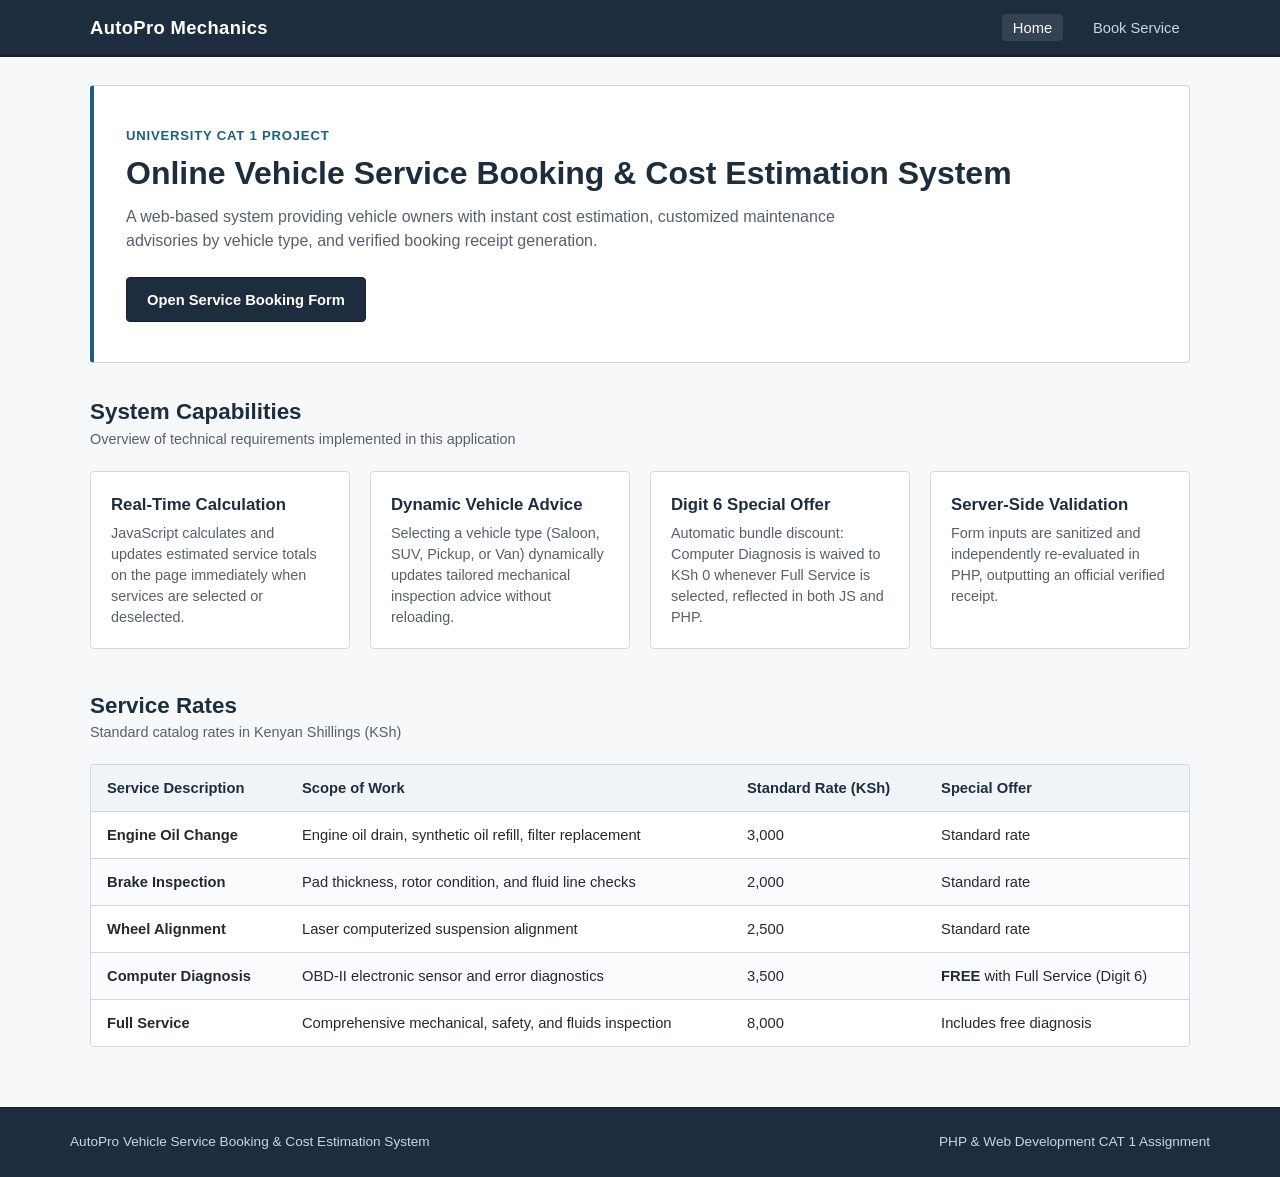
<file: index.html>
<!DOCTYPE html>
<html lang="en">
<head>
  <meta charset="UTF-8">
  <meta name="viewport" content="width=device-width, initial-scale=1.0">
  <title>AutoPro Mechanics - Vehicle Service Booking System</title>
  <link rel="stylesheet" href="css/style.css">
</head>
<body>

  <!-- Navigation Bar -->
  <header class="navbar">
    <div class="nav-container">
      <a href="index.html" class="brand-logo">AutoPro Mechanics</a>
      <nav>
        <ul class="nav-links">
          <li><a href="index.html" class="active">Home</a></li>
          <li><a href="service.html">Book Service</a></li>
        </ul>
      </nav>
    </div>
  </header>

  <!-- Main Content -->
  <main class="main-content">

    <!-- Overview Banner -->
    <section class="hero-section">
      <div class="hero-subtitle-tag">University CAT 1 Project</div>
      <h1 class="hero-title">Online Vehicle Service Booking &amp; Cost Estimation System</h1>
      <p class="hero-desc">
        A web-based system providing vehicle owners with instant cost estimation, 
        customized maintenance advisories by vehicle type, and verified booking receipt generation.
      </p>
      <div>
        <a href="service.html" class="btn btn-primary">Open Service Booking Form</a>
      </div>
    </section>

    <!-- Key Functional Modules -->
    <div class="section-heading">
      <h2>System Capabilities</h2>
      <p>Overview of technical requirements implemented in this application</p>
    </div>

    <section class="features-grid">
      <div class="feature-card">
        <h3>Real-Time Calculation</h3>
        <p>JavaScript calculates and updates estimated service totals on the page immediately when services are selected or deselected.</p>
      </div>

      <div class="feature-card">
        <h3>Dynamic Vehicle Advice</h3>
        <p>Selecting a vehicle type (Saloon, SUV, Pickup, or Van) dynamically updates tailored mechanical inspection advice without reloading.</p>
      </div>

      <div class="feature-card">
        <h3>Digit 6 Special Offer</h3>
        <p>Automatic bundle discount: Computer Diagnosis is waived to KSh 0 whenever Full Service is selected, reflected in both JS and PHP.</p>
      </div>

      <div class="feature-card">
        <h3>Server-Side Validation</h3>
        <p>Form inputs are sanitized and independently re-evaluated in PHP, outputting an official verified receipt.</p>
      </div>
    </section>

    <!-- Standard Rates Table -->
    <div class="section-heading">
      <h2>Service Rates</h2>
      <p>Standard catalog rates in Kenyan Shillings (KSh)</p>
    </div>

    <div class="pricing-table-wrap">
      <table class="data-table">
        <thead>
          <tr>
            <th>Service Description</th>
            <th>Scope of Work</th>
            <th>Standard Rate (KSh)</th>
            <th>Special Offer</th>
          </tr>
        </thead>
        <tbody>
          <tr>
            <td><strong>Engine Oil Change</strong></td>
            <td>Engine oil drain, synthetic oil refill, filter replacement</td>
            <td>3,000</td>
            <td>Standard rate</td>
          </tr>
          <tr>
            <td><strong>Brake Inspection</strong></td>
            <td>Pad thickness, rotor condition, and fluid line checks</td>
            <td>2,000</td>
            <td>Standard rate</td>
          </tr>
          <tr>
            <td><strong>Wheel Alignment</strong></td>
            <td>Laser computerized suspension alignment</td>
            <td>2,500</td>
            <td>Standard rate</td>
          </tr>
          <tr>
            <td><strong>Computer Diagnosis</strong></td>
            <td>OBD-II electronic sensor and error diagnostics</td>
            <td>3,500</td>
            <td><strong>FREE</strong> with Full Service (Digit 6)</td>
          </tr>
          <tr>
            <td><strong>Full Service</strong></td>
            <td>Comprehensive mechanical, safety, and fluids inspection</td>
            <td>8,000</td>
            <td>Includes free diagnosis</td>
          </tr>
        </tbody>
      </table>
    </div>

  </main>

  <!-- Site Footer -->
  <footer class="site-footer">
    <div class="footer-container">
      <div>AutoPro Vehicle Service Booking &amp; Cost Estimation System</div>
      <div>PHP &amp; Web Development CAT 1 Assignment</div>
    </div>
  </footer>

</body>
</html>
</file>
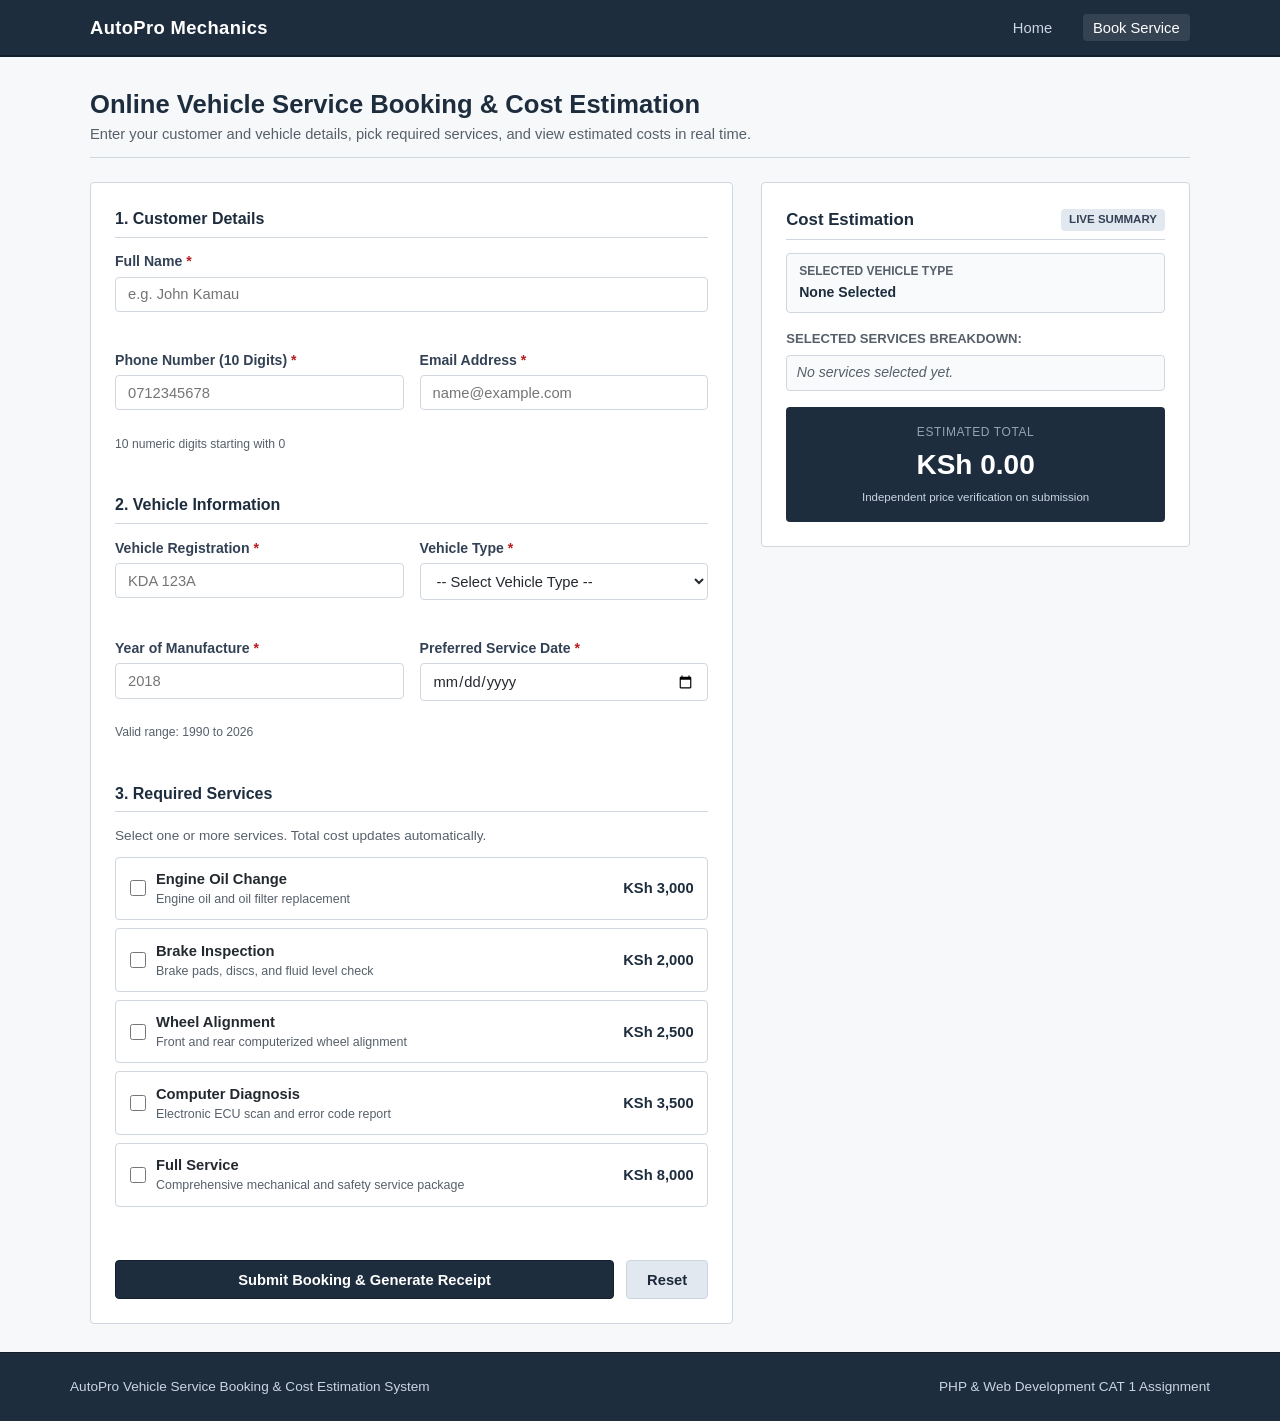
<file: service.html>
<!DOCTYPE html>
<html lang="en">
<head>
  <meta charset="UTF-8">
  <meta name="viewport" content="width=device-width, initial-scale=1.0">
  <title>Vehicle Service Booking &amp; Cost Estimation - AutoPro Mechanics</title>
  <link rel="stylesheet" href="css/style.css">
</head>
<body>

  <!-- Navigation Bar -->
  <header class="navbar">
    <div class="nav-container">
      <a href="index.html" class="brand-logo">AutoPro Mechanics</a>
      <nav>
        <ul class="nav-links">
          <li><a href="index.html">Home</a></li>
          <li><a href="service.html" class="active">Book Service</a></li>
        </ul>
      </nav>
    </div>
  </header>

  <!-- Main Container -->
  <main class="main-content">
    <div class="page-header">
      <h1>Online Vehicle Service Booking &amp; Cost Estimation</h1>
      <p>Enter your customer and vehicle details, pick required services, and view estimated costs in real time.</p>
    </div>

    <!-- Two-Column Layout: Form (left) and Summary Panel (right) -->
    <div class="booking-grid">

      <!-- LEFT COLUMN: BOOKING FORM -->
      <section class="card">
        <!-- 
          DEMO EXPLANATION:
          Form submits via POST to process_service.php.
          Client-side JavaScript intercepts onsubmit (validateServiceForm) to validate all fields.
          The novalidate attribute disables browser default tooltip popups so our inline error messages display directly below each field.
        -->
        <form id="serviceBookingForm" action="process_service.php" method="POST" novalidate>

          <!-- 1. Customer Details -->
          <div class="form-section-title">1. Customer Details</div>

          <div class="form-group">
            <label for="customerName" class="form-label">Full Name <span class="required">*</span></label>
            <input 
              type="text" 
              id="customerName" 
              name="customer_name" 
              class="form-input" 
              placeholder="e.g. John Kamau" 
              autocomplete="name"
            >
            <span class="error-message" id="customerNameError"></span>
          </div>

          <div class="form-row">
            <div class="form-group">
              <label for="phoneNumber" class="form-label">Phone Number (10 Digits) <span class="required">*</span></label>
              <input 
                type="tel" 
                id="phoneNumber" 
                name="phone_number" 
                class="form-input" 
                placeholder="0712345678" 
                maxlength="10"
              >
              <span class="error-message" id="phoneNumberError"></span>
              <span class="help-text">10 numeric digits starting with 0</span>
            </div>

            <div class="form-group">
              <label for="emailAddress" class="form-label">Email Address <span class="required">*</span></label>
              <input 
                type="email" 
                id="emailAddress" 
                name="email_address" 
                class="form-input" 
                placeholder="name@example.com" 
                autocomplete="email"
              >
              <span class="error-message" id="emailAddressError"></span>
            </div>
          </div>

          <!-- 2. Vehicle Information -->
          <div class="form-section-title">2. Vehicle Information</div>

          <div class="form-row">
            <div class="form-group">
              <label for="vehicleReg" class="form-label">Vehicle Registration <span class="required">*</span></label>
              <input 
                type="text" 
                id="vehicleReg" 
                name="vehicle_reg" 
                class="form-input" 
                placeholder="KDA 123A" 
                style="text-transform: uppercase;"
              >
              <span class="error-message" id="vehicleRegError"></span>
            </div>

            <div class="form-group">
              <label for="vehicleType" class="form-label">Vehicle Type <span class="required">*</span></label>
              <select id="vehicleType" name="vehicle_type" class="form-select">
                <option value="">-- Select Vehicle Type --</option>
                <option value="Saloon Car">Saloon Car</option>
                <option value="SUV">SUV</option>
                <option value="Pickup">Pickup</option>
                <option value="Van">Van</option>
              </select>
              <span class="error-message" id="vehicleTypeError"></span>
            </div>
          </div>

          <!-- 
            DEMO EXPLANATION (Dynamic Feature 1): 
            Specific mechanical advice box populated by JavaScript updateVehicleInfo()
            when the user changes the vehicle type dropdown.
          -->
          <div id="vehicleTipBox" class="vehicle-tip-box" aria-live="polite"></div>

          <div class="form-row">
            <div class="form-group">
              <label for="manufactureYear" class="form-label">Year of Manufacture <span class="required">*</span></label>
              <input 
                type="number" 
                id="manufactureYear" 
                name="manufacture_year" 
                class="form-input" 
                placeholder="2018" 
                min="1990" 
                max="2026"
              >
              <span class="error-message" id="manufactureYearError"></span>
              <span class="help-text">Valid range: 1990 to 2026</span>
            </div>

            <div class="form-group">
              <label for="serviceDate" class="form-label">Preferred Service Date <span class="required">*</span></label>
              <input 
                type="date" 
                id="serviceDate" 
                name="service_date" 
                class="form-input"
              >
              <span class="error-message" id="serviceDateError"></span>
            </div>
          </div>

          <!-- 3. Required Services -->
          <div class="form-section-title">3. Required Services</div>
          <p style="font-size: 0.85rem; color: var(--text-muted); margin-bottom: 0.65rem;">
            Select one or more services. Total cost updates automatically.
          </p>

          <div class="service-items-list">
            <!-- Service 1: Engine Oil Change -->
            <label class="service-item-row" for="svc_oil">
              <div class="service-item-left">
                <input 
                  type="checkbox" 
                  id="svc_oil" 
                  name="services[]" 
                  value="Engine Oil Change" 
                  data-price="3000" 
                  class="service-checkbox"
                >
                <div>
                  <div class="service-item-title">Engine Oil Change</div>
                  <div class="service-item-desc">Engine oil and oil filter replacement</div>
                </div>
              </div>
              <div class="service-item-price">KSh 3,000</div>
            </label>

            <!-- Service 2: Brake Inspection -->
            <label class="service-item-row" for="svc_brake">
              <div class="service-item-left">
                <input 
                  type="checkbox" 
                  id="svc_brake" 
                  name="services[]" 
                  value="Brake Inspection" 
                  data-price="2000" 
                  class="service-checkbox"
                >
                <div>
                  <div class="service-item-title">Brake Inspection</div>
                  <div class="service-item-desc">Brake pads, discs, and fluid level check</div>
                </div>
              </div>
              <div class="service-item-price">KSh 2,000</div>
            </label>

            <!-- Service 3: Wheel Alignment -->
            <label class="service-item-row" for="svc_alignment">
              <div class="service-item-left">
                <input 
                  type="checkbox" 
                  id="svc_alignment" 
                  name="services[]" 
                  value="Wheel Alignment" 
                  data-price="2500" 
                  class="service-checkbox"
                >
                <div>
                  <div class="service-item-title">Wheel Alignment</div>
                  <div class="service-item-desc">Front and rear computerized wheel alignment</div>
                </div>
              </div>
              <div class="service-item-price">KSh 2,500</div>
            </label>

            <!-- Service 4: Computer Diagnosis -->
            <label class="service-item-row" for="svc_diagnosis">
              <div class="service-item-left">
                <input 
                  type="checkbox" 
                  id="svc_diagnosis" 
                  name="services[]" 
                  value="Computer Diagnosis" 
                  data-price="3500" 
                  class="service-checkbox"
                >
                <div>
                  <div class="service-item-title">Computer Diagnosis</div>
                  <div class="service-item-desc">Electronic ECU scan and error code report</div>
                </div>
              </div>
              <div class="service-item-price" id="diagnosisPriceTag">KSh 3,500</div>
            </label>

            <!-- Service 5: Full Service -->
            <label class="service-item-row" for="svc_full">
              <div class="service-item-left">
                <input 
                  type="checkbox" 
                  id="svc_full" 
                  name="services[]" 
                  value="Full Service" 
                  data-price="8000" 
                  class="service-checkbox"
                >
                <div>
                  <div class="service-item-title">Full Service</div>
                  <div class="service-item-desc">Comprehensive mechanical and safety service package</div>
                </div>
              </div>
              <div class="service-item-price">KSh 8,000</div>
            </label>
          </div>

          <span class="error-message" id="servicesError"></span>

          <!-- Form Buttons -->
          <div class="form-actions">
            <button type="submit" id="submitBtn" class="btn btn-primary btn-block">
              Submit Booking &amp; Generate Receipt
            </button>
            <button type="reset" id="resetBtn" class="btn btn-secondary">
              Reset
            </button>
          </div>

        </form>
      </section>

      <!-- RIGHT COLUMN: DYNAMIC LIVE ESTIMATION PANEL -->
      <aside class="card" aria-label="Booking Cost Summary">
        <div class="summary-panel-title">
          <span>Cost Estimation</span>
          <span class="tag-badge">Live Summary</span>
        </div>

        <!-- Vehicle Type Display -->
        <div class="summary-meta-row">
          <div class="summary-meta-label">Selected Vehicle Type</div>
          <div class="summary-meta-value" id="summaryVehicleType">None Selected</div>
        </div>

        <!-- 
          DEMO EXPLANATION (Dynamic Feature 2): 
          Real-time bulleted list of checked services populated by JavaScript updateSelectedServicesList().
        -->
        <div>
          <div class="selected-services-heading">Selected Services Breakdown:</div>
          <ul id="selectedServicesList" class="selected-services-list">
            <li class="empty-services-note">No services selected yet.</li>
          </ul>
        </div>

        <!-- 
          DEMO EXPLANATION (Digit 6 Individualization):
          Notice shown when both "Full Service" and "Computer Diagnosis" are selected.
        -->
        <div id="digit6PromoBanner" class="digit6-promo-banner" role="status">
          <h4>Digit 6 Special Offer Applied</h4>
          <p>Full Service is selected: Computer Diagnosis is <strong>FREE (KSh 0)</strong>, saving KSh 3,500.</p>
        </div>

        <!-- Real-Time Total Display -->
        <div class="total-cost-box">
          <div class="total-label">Estimated Total</div>
          <div class="total-amount-display" id="totalCostDisplay">KSh 0.00</div>
          <div class="total-note">Independent price verification on submission</div>
        </div>

      </aside>

    </div>
  </main>

  <!-- Site Footer -->
  <footer class="site-footer">
    <div class="footer-container">
      <div>AutoPro Vehicle Service Booking &amp; Cost Estimation System</div>
      <div>PHP &amp; Web Development CAT 1 Assignment</div>
    </div>
  </footer>

  <!-- JavaScript -->
  <script src="js/script.js"></script>

</body>
</html>
</file>
<file: css/style.css>
/* ==========================================================================
   AUTO-PRO VEHICLE SERVICE BOOKING SYSTEM
   Course: Web Development & Applications (PHP/JS)
   Clean, intentional, accessible stylesheet without AI slop / floating gimmicks.
   ========================================================================== */

/* --- 1. DESIGN TOKENS --- */
:root {
  --primary-color: #1e2d3d;       /* Grounded Slate Navy */
  --primary-hover: #141f2b;
  --accent-color: #1b5e82;        /* Classic Steel Blue */
  --accent-hover: #134661;
  --accent-light: #eef4f8;
  --success-color: #196f3d;       /* Forest Green (Discounts & Validations) */
  --success-light: #edf7f0;
  --success-border: #a3d9b5;
  --danger-color: #b91c1c;        /* Deep Crimson (Errors) */
  --danger-light: #fdf2f2;
  --danger-border: #fca5a5;
  --text-main: #24292f;           /* Standard High-Contrast Body */
  --text-muted: #57606a;          /* Accessible Secondary Text */
  --bg-main: #f6f8fa;             /* Crisp Neutral Light Gray */
  --card-bg: #ffffff;
  --border-color: #d0d7de;
  --border-focus: #1b5e82;
  --radius: 4px;                  /* Clean, purposeful corners */
  --font-sans: -apple-system, BlinkMacSystemFont, "Segoe UI", Helvetica, Arial, sans-serif;
}

/* --- 2. BASE & RESET --- */
* {
  margin: 0;
  padding: 0;
  box-sizing: border-box;
}

html {
  font-size: 16px;
}

body {
  font-family: var(--font-sans);
  background-color: var(--bg-main);
  color: var(--text-main);
  line-height: 1.5;
  min-height: 100vh;
  display: flex;
  flex-direction: column;
}

a {
  color: var(--accent-color);
  text-decoration: none;
}

a:hover {
  text-decoration: underline;
}

/* --- 3. NAVIGATION BAR --- */
.navbar {
  background-color: var(--primary-color);
  color: #ffffff;
  border-bottom: 2px solid #141f2b;
}

.nav-container {
  max-width: 1140px;
  margin: 0 auto;
  padding: 0.85rem 1.25rem;
  display: flex;
  align-items: center;
  justify-content: space-between;
}

.brand-logo {
  font-size: 1.15rem;
  font-weight: 700;
  color: #ffffff;
  letter-spacing: 0.02em;
  text-decoration: none;
}

.brand-logo:hover {
  text-decoration: none;
  color: #e2e8f0;
}

.nav-links {
  display: flex;
  list-style: none;
  gap: 1.25rem;
  align-items: center;
}

.nav-links a {
  font-size: 0.92rem;
  font-weight: 500;
  color: #cbd5e1;
  padding: 0.35rem 0.65rem;
  border-radius: var(--radius);
}

.nav-links a:hover,
.nav-links a.active {
  color: #ffffff;
  background-color: rgba(255, 255, 255, 0.1);
  text-decoration: none;
}

/* --- 4. LAYOUT & CONTAINER --- */
.main-content {
  flex: 1;
  max-width: 1140px;
  width: 100%;
  margin: 1.75rem auto;
  padding: 0 1.25rem;
}

/* --- 5. HOME PAGE (index.html) --- */
.hero-section {
  background-color: #ffffff;
  border: 1px solid var(--border-color);
  border-left: 4px solid var(--accent-color);
  padding: 2.5rem 2rem;
  border-radius: var(--radius);
  margin-bottom: 2rem;
}

.hero-subtitle-tag {
  font-size: 0.82rem;
  font-weight: 700;
  text-transform: uppercase;
  color: var(--accent-color);
  letter-spacing: 0.06em;
  margin-bottom: 0.5rem;
}

.hero-title {
  font-size: 2rem;
  font-weight: 700;
  color: var(--primary-color);
  line-height: 1.25;
  margin-bottom: 0.75rem;
}

.hero-desc {
  font-size: 1rem;
  color: var(--text-muted);
  max-width: 780px;
  margin-bottom: 1.5rem;
}

.features-grid {
  display: grid;
  grid-template-columns: repeat(auto-fit, minmax(240px, 1fr));
  gap: 1.25rem;
  margin-bottom: 2.5rem;
}

.feature-card {
  background: #ffffff;
  border: 1px solid var(--border-color);
  border-radius: var(--radius);
  padding: 1.25rem;
}

.feature-card h3 {
  font-size: 1.05rem;
  color: var(--primary-color);
  margin-bottom: 0.4rem;
}

.feature-card p {
  font-size: 0.9rem;
  color: var(--text-muted);
  line-height: 1.45;
}

.section-heading {
  margin-bottom: 1.25rem;
}

.section-heading h2 {
  font-size: 1.4rem;
  color: var(--primary-color);
  font-weight: 700;
}

.section-heading p {
  font-size: 0.9rem;
  color: var(--text-muted);
}

.pricing-table-wrap {
  background: #ffffff;
  border: 1px solid var(--border-color);
  border-radius: var(--radius);
  overflow-x: auto;
  margin-bottom: 2rem;
}

.data-table {
  width: 100%;
  border-collapse: collapse;
  text-align: left;
  font-size: 0.92rem;
}

.data-table th {
  background-color: #f1f4f7;
  color: var(--primary-color);
  font-weight: 600;
  padding: 0.75rem 1rem;
  border-bottom: 1px solid var(--border-color);
}

.data-table td {
  padding: 0.75rem 1rem;
  border-bottom: 1px solid var(--border-color);
}

.data-table tr:last-child td {
  border-bottom: none;
}

.data-table tr:nth-child(even) {
  background-color: #fafbfc;
}

/* --- 6. BOOKING INTERFACE (service.html) --- */
.page-header {
  margin-bottom: 1.5rem;
  border-bottom: 1px solid var(--border-color);
  padding-bottom: 0.75rem;
}

.page-header h1 {
  font-size: 1.6rem;
  font-weight: 700;
  color: var(--primary-color);
}

.page-header p {
  color: var(--text-muted);
  font-size: 0.92rem;
}

/* Two-column layout: Form (left) + Summary (right) */
.booking-grid {
  display: grid;
  grid-template-columns: 1.5fr 1fr;
  gap: 1.75rem;
  align-items: start;
}

@media (max-width: 860px) {
  .booking-grid {
    grid-template-columns: 1fr;
  }
}

.card {
  background: var(--card-bg);
  border: 1px solid var(--border-color);
  border-radius: var(--radius);
  padding: 1.5rem;
}

.form-section-title {
  font-size: 1rem;
  font-weight: 700;
  color: var(--primary-color);
  margin: 1.5rem 0 0.85rem 0;
  padding-bottom: 0.35rem;
  border-bottom: 1px solid var(--border-color);
}

.form-section-title:first-of-type {
  margin-top: 0;
}

.form-row {
  display: grid;
  grid-template-columns: 1fr 1fr;
  gap: 1rem;
}

@media (max-width: 580px) {
  .form-row {
    grid-template-columns: 1fr;
  }
}

.form-group {
  margin-bottom: 1rem;
  display: flex;
  flex-direction: column;
}

.form-label {
  font-size: 0.88rem;
  font-weight: 600;
  color: #334155;
  margin-bottom: 0.25rem;
}

.form-label .required {
  color: var(--danger-color);
}

.form-input,
.form-select {
  width: 100%;
  padding: 0.55rem 0.75rem;
  font-family: inherit;
  font-size: 0.92rem;
  border: 1px solid var(--border-color);
  border-radius: var(--radius);
  background-color: #ffffff;
  color: var(--text-main);
  outline: none;
}

.form-input:focus,
.form-select:focus {
  border-color: var(--border-focus);
  box-shadow: 0 0 0 2px rgba(27, 94, 130, 0.15);
}

.form-input.is-invalid,
.form-select.is-invalid {
  border-color: var(--danger-color);
  background-color: var(--danger-light);
}

.form-input.is-valid,
.form-select.is-valid {
  border-color: var(--success-color);
}

.error-message {
  color: var(--danger-color);
  font-size: 0.8rem;
  font-weight: 500;
  margin-top: 0.25rem;
  min-height: 1.1rem;
  display: block;
}

.help-text {
  font-size: 0.76rem;
  color: var(--text-muted);
  margin-top: 0.2rem;
}

/* Dynamic Vehicle Tip Box */
.vehicle-tip-box {
  background-color: var(--accent-light);
  border-left: 3px solid var(--accent-color);
  padding: 0.75rem 1rem;
  font-size: 0.88rem;
  color: #173b4d;
  margin: 0.5rem 0 1rem 0;
  display: none; /* Controlled dynamically by JS */
}

.vehicle-tip-box strong {
  display: block;
  margin-bottom: 0.2rem;
  color: var(--primary-color);
}

/* Service Checkbox Items */
.service-items-list {
  display: flex;
  flex-direction: column;
  gap: 0.5rem;
  margin-bottom: 0.75rem;
}

.service-item-row {
  display: flex;
  align-items: center;
  justify-content: space-between;
  padding: 0.65rem 0.85rem;
  border: 1px solid var(--border-color);
  border-radius: var(--radius);
  background: #ffffff;
  cursor: pointer;
  user-select: none;
}

.service-item-row:hover {
  background-color: #f8fafc;
}

.service-item-row.selected {
  border-color: var(--accent-color);
  background-color: #f0f6fa;
}

.service-item-left {
  display: flex;
  align-items: center;
  gap: 0.65rem;
}

.service-item-row input[type="checkbox"] {
  width: 16px;
  height: 16px;
  cursor: pointer;
  accent-color: var(--accent-color);
}

.service-item-title {
  font-size: 0.92rem;
  font-weight: 600;
  color: var(--text-main);
}

.service-item-desc {
  font-size: 0.78rem;
  color: var(--text-muted);
}

.service-item-price {
  font-size: 0.92rem;
  font-weight: 600;
  color: var(--primary-color);
  white-space: nowrap;
}

/* Buttons */
.form-actions {
  margin-top: 1.5rem;
  display: flex;
  gap: 0.75rem;
}

.btn {
  display: inline-flex;
  align-items: center;
  justify-content: center;
  font-family: inherit;
  font-size: 0.92rem;
  font-weight: 600;
  padding: 0.65rem 1.25rem;
  border-radius: var(--radius);
  border: 1px solid transparent;
  cursor: pointer;
  text-decoration: none;
}

.btn-primary {
  background-color: var(--primary-color);
  color: #ffffff;
  border-color: var(--primary-hover);
}

.btn-primary:hover {
  background-color: var(--primary-hover);
  text-decoration: none;
}

.btn-secondary {
  background-color: #e2e8f0;
  color: #1e293b;
  border-color: #cbd5e1;
}

.btn-secondary:hover {
  background-color: #cbd5e1;
  text-decoration: none;
}

.btn-block {
  width: 100%;
}

/* --- 7. SUMMARY PANEL (Right column) --- */
.summary-panel-title {
  font-size: 1.05rem;
  font-weight: 700;
  color: var(--primary-color);
  margin-bottom: 0.85rem;
  padding-bottom: 0.4rem;
  border-bottom: 1px solid var(--border-color);
  display: flex;
  justify-content: space-between;
  align-items: center;
}

.tag-badge {
  font-size: 0.72rem;
  font-weight: 600;
  padding: 0.15rem 0.5rem;
  border-radius: var(--radius);
  background-color: #e2e8f0;
  color: #334155;
  text-transform: uppercase;
}

.summary-meta-row {
  margin-bottom: 1rem;
  font-size: 0.88rem;
  background-color: #f8fafc;
  border: 1px solid var(--border-color);
  border-radius: var(--radius);
  padding: 0.5rem 0.75rem;
}

.summary-meta-label {
  font-size: 0.75rem;
  text-transform: uppercase;
  color: var(--text-muted);
  font-weight: 600;
}

.summary-meta-value {
  font-weight: 600;
  color: var(--primary-color);
  margin-top: 2px;
}

.selected-services-heading {
  font-size: 0.82rem;
  font-weight: 600;
  text-transform: uppercase;
  color: var(--text-muted);
  margin-bottom: 0.4rem;
}

.selected-services-list {
  list-style: none;
  margin-bottom: 1rem;
  display: flex;
  flex-direction: column;
  gap: 0.4rem;
}

.selected-services-list li {
  display: flex;
  justify-content: space-between;
  font-size: 0.88rem;
  padding: 0.4rem 0.6rem;
  background-color: #f8fafc;
  border: 1px solid var(--border-color);
  border-radius: var(--radius);
}

.selected-services-list li.free-item {
  background-color: var(--success-light);
  border-color: var(--success-border);
}

.selected-services-list li.free-item .service-price-text {
  color: var(--success-color);
  font-weight: 700;
}

.empty-services-note {
  font-size: 0.85rem;
  color: var(--text-muted);
  font-style: italic;
  padding: 0.4rem 0;
}

/* Digit 6 Promotion Callout Banner */
.digit6-promo-banner {
  background-color: var(--success-light);
  border: 1px solid var(--success-border);
  border-left: 3px solid var(--success-color);
  border-radius: var(--radius);
  padding: 0.75rem;
  margin-bottom: 1rem;
  display: none; /* Toggled dynamically by JS */
}

.digit6-promo-banner.active {
  display: block;
}

.digit6-promo-banner h4 {
  font-size: 0.85rem;
  color: #0f5132;
  font-weight: 700;
  margin-bottom: 0.2rem;
}

.digit6-promo-banner p {
  font-size: 0.8rem;
  color: #146c43;
  line-height: 1.4;
}

/* Total Box */
.total-cost-box {
  background-color: var(--primary-color);
  color: #ffffff;
  padding: 1rem;
  border-radius: var(--radius);
  text-align: center;
}

.total-label {
  font-size: 0.75rem;
  text-transform: uppercase;
  letter-spacing: 0.05em;
  color: #94a3b8;
}

.total-amount-display {
  font-size: 1.75rem;
  font-weight: 700;
  color: #ffffff;
  margin: 0.2rem 0;
}

.total-note {
  font-size: 0.72rem;
  color: #cbd5e1;
}

/* --- 8. RECEIPT (process_service.php) --- */
.receipt-wrapper {
  max-width: 760px;
  margin: 1.5rem auto;
  background: #ffffff;
  border: 1px solid var(--border-color);
  border-radius: var(--radius);
}

.receipt-header {
  background-color: var(--primary-color);
  color: #ffffff;
  padding: 1.5rem;
  display: flex;
  justify-content: space-between;
  align-items: flex-start;
  flex-wrap: wrap;
  gap: 1rem;
  border-bottom: 1px solid #141f2b;
}

.receipt-title {
  font-size: 1.35rem;
  font-weight: 700;
}

.receipt-subtitle {
  font-size: 0.85rem;
  color: #cbd5e1;
}

.receipt-ref {
  text-align: right;
  font-size: 0.85rem;
}

.receipt-ref-code {
  display: inline-block;
  background-color: rgba(255, 255, 255, 0.15);
  padding: 0.2rem 0.5rem;
  border-radius: var(--radius);
  font-family: monospace;
  font-weight: 700;
  margin-bottom: 0.2rem;
}

.receipt-status-bar {
  background-color: var(--success-light);
  border-bottom: 1px solid var(--success-border);
  padding: 0.6rem 1.5rem;
  color: #0f5132;
  font-size: 0.88rem;
  font-weight: 600;
}

.receipt-body {
  padding: 1.5rem;
}

.receipt-grid {
  display: grid;
  grid-template-columns: 1fr 1fr;
  gap: 1.5rem;
  margin-bottom: 1.5rem;
  background-color: #f8fafc;
  border: 1px solid var(--border-color);
  border-radius: var(--radius);
  padding: 1rem;
}

@media (max-width: 580px) {
  .receipt-grid {
    grid-template-columns: 1fr;
  }
}

.receipt-col h4 {
  font-size: 0.8rem;
  text-transform: uppercase;
  color: var(--text-muted);
  letter-spacing: 0.05em;
  margin-bottom: 0.5rem;
  border-bottom: 1px solid var(--border-color);
  padding-bottom: 0.25rem;
}

.receipt-table-info {
  width: 100%;
  font-size: 0.88rem;
}

.receipt-table-info td {
  padding: 0.2rem 0;
}

.receipt-table-info td.label {
  color: var(--text-muted);
  width: 45%;
}

.receipt-table-info td.val {
  font-weight: 600;
  color: var(--text-main);
}

.receipt-summary-block {
  max-width: 320px;
  margin-left: auto;
  border: 1px solid var(--border-color);
  border-radius: var(--radius);
  padding: 0.85rem 1rem;
  background-color: #f8fafc;
  margin-top: 1rem;
}

.receipt-summary-line {
  display: flex;
  justify-content: space-between;
  font-size: 0.88rem;
  color: var(--text-muted);
  margin-bottom: 0.35rem;
}

.receipt-summary-line.total {
  border-top: 1px solid var(--border-color);
  padding-top: 0.5rem;
  margin-top: 0.5rem;
  font-size: 1.1rem;
  font-weight: 700;
  color: var(--primary-color);
}

.discount-tag {
  color: var(--success-color);
  font-weight: 600;
  font-size: 0.8rem;
}

.discount-strike {
  text-decoration: line-through;
  color: var(--text-muted);
  margin-right: 0.35rem;
}

.receipt-actions {
  display: flex;
  gap: 0.75rem;
  justify-content: flex-end;
  margin-top: 1.5rem;
  border-top: 1px solid var(--border-color);
  padding-top: 1rem;
}

/* Server-side Error Notice */
.server-error-box {
  background-color: var(--danger-light);
  border: 1px solid var(--danger-border);
  border-radius: var(--radius);
  padding: 1.5rem;
  max-width: 600px;
  margin: 2rem auto;
}

.server-error-box h2 {
  color: var(--danger-color);
  font-size: 1.25rem;
  margin-bottom: 0.5rem;
}

.server-error-box ul {
  margin: 0.75rem 0 1rem 1.5rem;
  color: #7f1d1d;
  font-size: 0.9rem;
}

/* --- 9. FOOTER --- */
.site-footer {
  background-color: var(--primary-color);
  color: #cbd5e1;
  padding: 1.5rem;
  margin-top: auto;
  font-size: 0.85rem;
  border-top: 1px solid #141f2b;
}

.footer-container {
  max-width: 1140px;
  margin: 0 auto;
  display: flex;
  justify-content: space-between;
  align-items: center;
  flex-wrap: wrap;
  gap: 0.75rem;
}

/* --- 10. PRINT MEDIA --- */
@media print {
  body {
    background-color: #ffffff;
    color: #000000;
  }
  .navbar,
  .site-footer,
  .receipt-actions {
    display: none !important;
  }
  .receipt-wrapper {
    border: 1px solid #000000 !important;
    max-width: 100% !important;
    margin: 0 !important;
  }
  .receipt-header {
    background-color: #1e2d3d !important;
    -webkit-print-color-adjust: exact;
    print-color-adjust: exact;
  }
}
</file>
